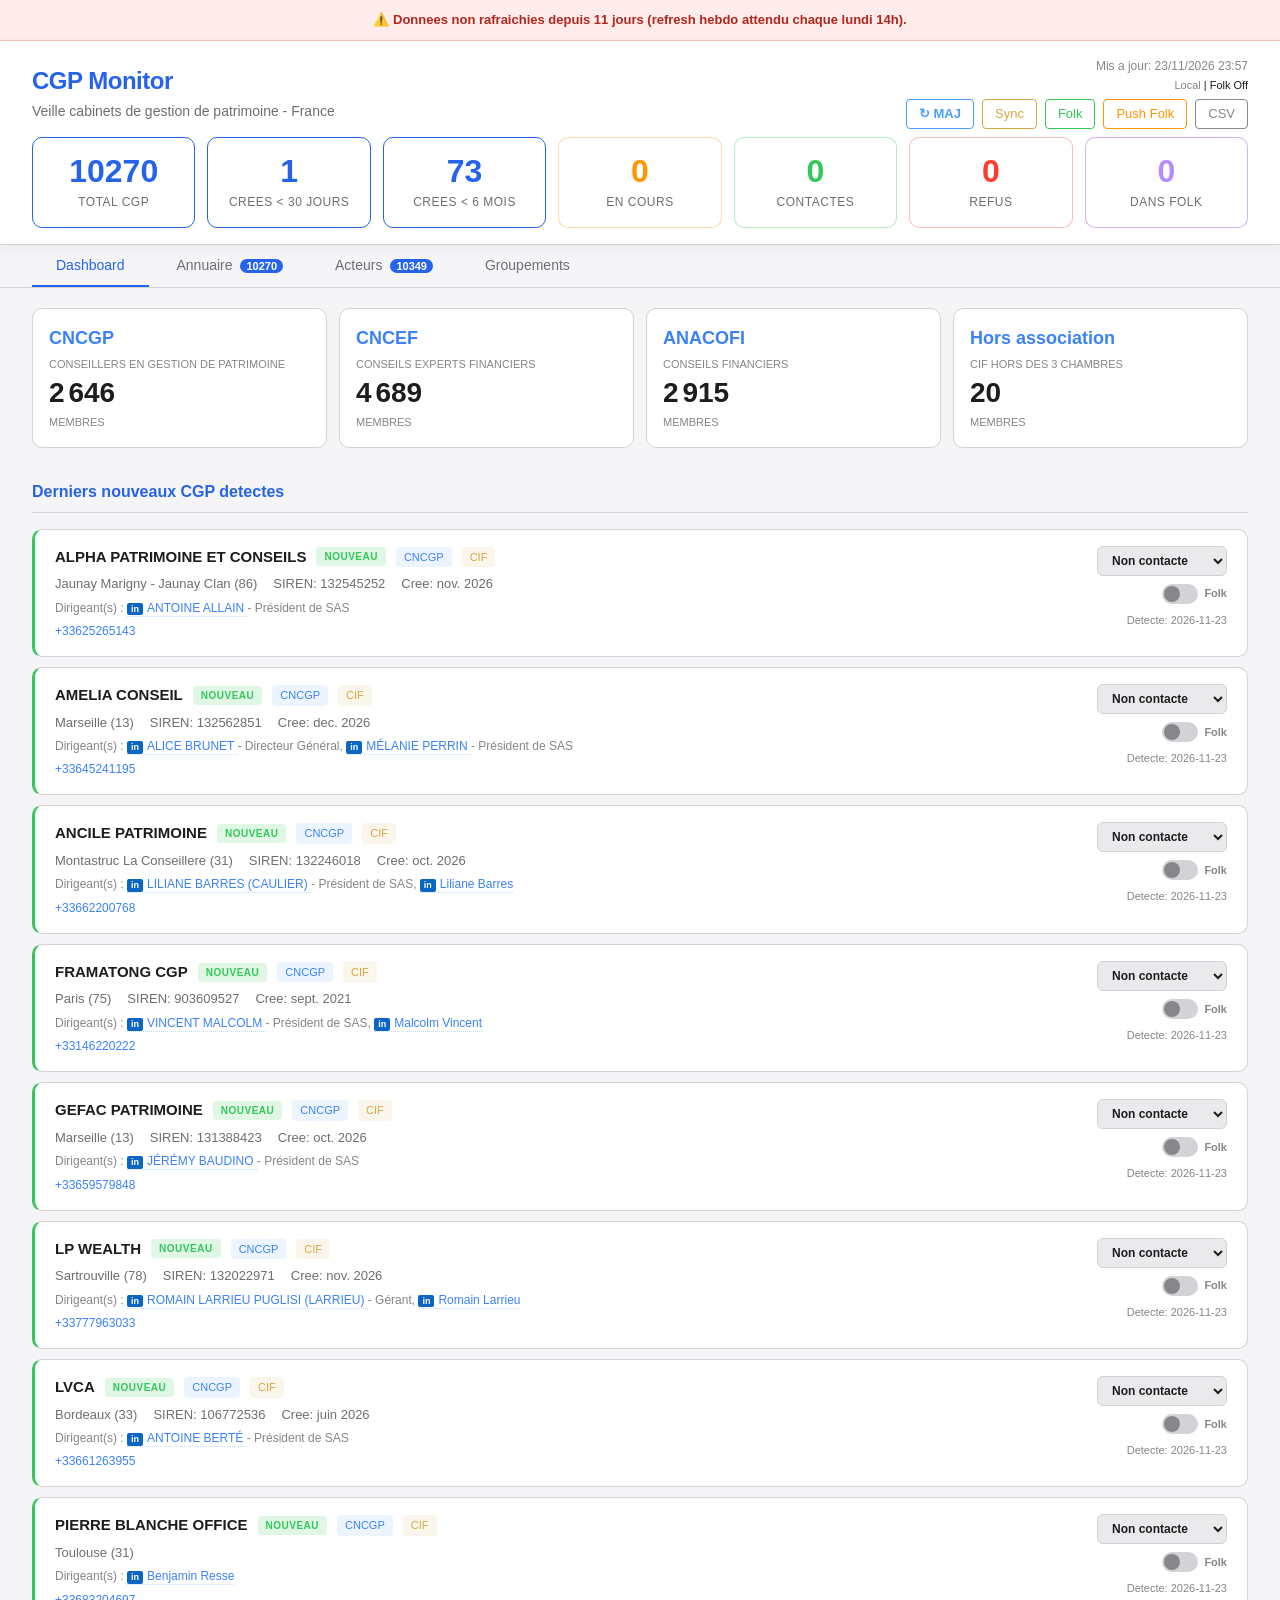
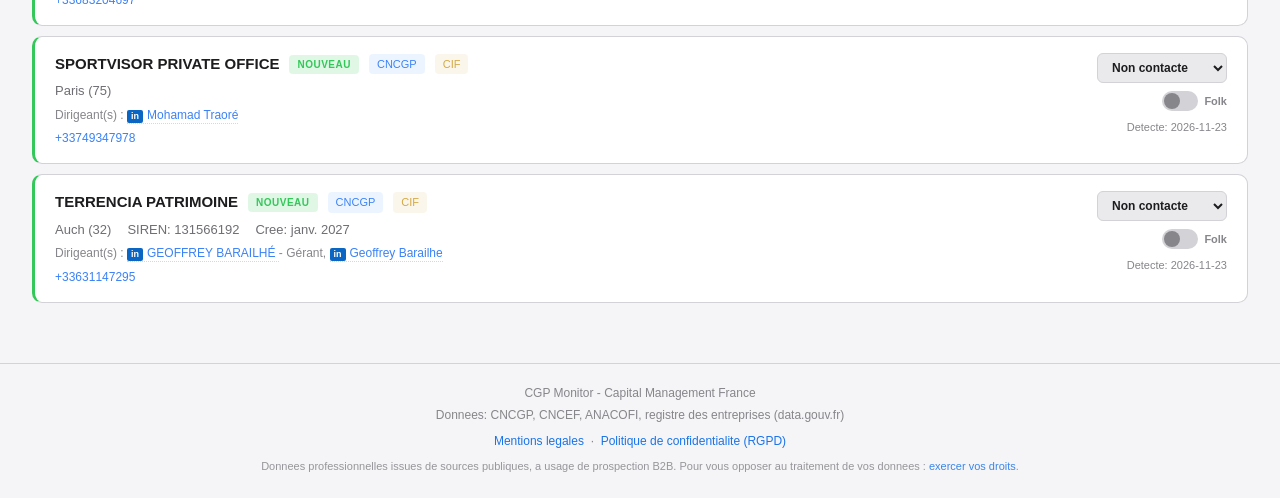
<file: docs/index.html>
<!DOCTYPE html>
<html lang="fr">
<head>
    <meta charset="UTF-8">
    <meta name="viewport" content="width=device-width, initial-scale=1.0">
    <meta http-equiv="Cache-Control" content="no-cache, no-store, must-revalidate">
    <meta http-equiv="Pragma" content="no-cache">
    <meta http-equiv="Expires" content="0">
    <title>CGP Monitor - Veille CGP France</title>
    <link rel="stylesheet" href="style.css?v=1783880167">
    <link rel="manifest" href="manifest.json">
    <link rel="icon" href="icons/icon-192.png">
    <link rel="apple-touch-icon" href="icons/icon-192.png">
    <meta name="mobile-web-app-capable" content="yes">
    <meta name="apple-mobile-web-app-capable" content="yes">
    <meta name="apple-mobile-web-app-status-bar-style" content="black-translucent">
    <meta name="theme-color" content="#f5f5f7">
</head>
<body>
    <!-- Sticky top: header + stats stay visible while scrolling -->
    <div class="sticky-top">
    <!-- Header -->
    <header class="header">
        <div class="header-content">
            <div class="header-left">
                <h1>CGP Monitor</h1>
                <p class="subtitle">Veille cabinets de gestion de patrimoine - France</p>
            </div>
            <div class="header-right">
                <div class="header-meta">
                    <div class="last-update" id="lastUpdate">Chargement...</div>
                    <div class="sync-indicator"><span id="syncStatus">Offline</span> | <span id="folkSyncStatus" style="cursor:pointer" onclick="openFolkSettings()">Folk Off</span></div>
                </div>
                <div class="header-links">
                    <button class="profile-link" onclick="refreshData()" title="Recharger les donnees depuis le serveur" style="border-color:#4a9eff;color:#4a9eff;font-weight:700">&#x21bb; MAJ</button>
                    <button class="profile-link sync-btn" onclick="openSyncSettings()" title="Configurer la synchronisation multi-appareils">Sync</button>
                    <button class="profile-link notify-btn" onclick="openFolkSettings()" title="Configurer Folk CRM">Folk</button>
                    <button class="profile-link export-btn" onclick="folkPushAll()" title="Envoyer tous les Folk vers le CRM">Push Folk</button>
                    <a href="data/folk_import.csv" download class="profile-link" style="border-color:var(--text-muted);color:var(--text-muted)">CSV</a>
                </div>
            </div>
        </div>
    </header>

    <!-- Stats Bar -->
    <section class="stats-bar">
        <div class="stat-card highlight clickable" onclick="applyDashboardFilter('all')" title="Tous les cabinets avec coordonnees">
            <div class="stat-number" id="statTotal">-</div>
            <div class="stat-label">Total CGP</div>
        </div>
        <div class="stat-card highlight clickable" onclick="applyDashboardFilter('recent30d')" title="Cabinets crees ces 30 derniers jours (data.gouv)">
            <div class="stat-number" id="statRecent30d">-</div>
            <div class="stat-label">Crees < 30 jours</div>
        </div>
        <div class="stat-card highlight clickable" onclick="applyDashboardFilter('recent6m')" title="Cabinets crees ces 6 derniers mois (data.gouv)">
            <div class="stat-number" id="statRecent6m">-</div>
            <div class="stat-label">Crees < 6 mois</div>
        </div>
        <div class="stat-card stat-pending clickable" onclick="applyDashboardFilter('pending')" title="Cabinets dont vous avez marque le statut = En cours">
            <div class="stat-number" id="statPending">0</div>
            <div class="stat-label">En cours</div>
        </div>
        <div class="stat-card stat-contacted clickable" onclick="applyDashboardFilter('contacted')" title="Cabinets dont vous avez marque le statut = Contactes">
            <div class="stat-number" id="statContacted">0</div>
            <div class="stat-label">Contactes</div>
        </div>
        <div class="stat-card stat-refused clickable" onclick="applyDashboardFilter('refused')" title="Cabinets dont vous avez marque le statut = Refus">
            <div class="stat-number" id="statRefused">0</div>
            <div class="stat-label">Refus</div>
        </div>
        <div class="stat-card stat-folk clickable" onclick="applyDashboardFilter('folk')" title="Cabinets que vous avez ajoutes a Folk">
            <div class="stat-number" id="statFolk">0</div>
            <div class="stat-label">Dans Folk</div>
        </div>
    </section>
    </div><!-- /sticky-top -->

    <!-- Tabs -->
    <nav class="tabs">
        <button class="tab active" data-tab="dashboard">Dashboard</button>
        <button class="tab" data-tab="directory">Annuaire <span class="tab-badge" id="badgeTotal"></span></button>
        <button class="tab" data-tab="actors">Acteurs <span class="tab-badge" id="badgeActors"></span></button>
        <button class="tab" data-tab="groupements">Groupements</button>
    </nav>

    <!-- Main Content -->
    <main class="main-content">

        <!-- Dashboard Tab -->
        <div id="tab-dashboard" class="tab-content active">
            <div class="assoc-grid" id="assocGrid"></div>
            <h3 class="section-title">Derniers nouveaux CGP detectes</h3>
            <div class="members-grid" id="recentNew"></div>
        </div>

        <!-- Directory Tab -->
        <div id="tab-directory" class="tab-content">
            <section class="filters">
                <div class="filter-row">
                    <input type="text" id="searchInput" placeholder="Rechercher par nom, ville, email, dirigeant..." class="search-input">
                    <button type="button" id="toggleFiltersBtn" class="filter-toggle-btn" onclick="toggleFilters('advancedFilters', this)" title="Afficher les filtres avances">+ Filtres</button>
                </div>
                <div class="filter-row filter-advanced" id="advancedFilters" style="display:none">
                    <select id="filterAssociation" class="filter-select">
                        <option value="">Toutes les associations</option>
                        <option value="cncgp">CNCGP</option>
                        <option value="cncef">CNCEF</option>
                        <option value="anacofi">ANACOFI</option>
                    </select>
                    <select id="filterDepartment" class="filter-select">
                        <option value="">Tous les departements</option>
                    </select>
                    <select id="filterActivity" class="filter-select">
                        <option value="">Toutes les activites</option>
                        <option value="CIF">CIF</option>
                        <option value="COA">Courtier Assurance (COA)</option>
                        <option value="IOBSP">IOBSP</option>
                        <option value="Immobilier">Immobilier</option>
                    </select>
                    <select id="filterStatus" class="filter-select">
                        <option value="">Tous les statuts</option>
                        <option value="__none__">Non traites</option>
                        <option value="pending">En cours</option>
                        <option value="contacted">Contactes</option>
                        <option value="refused">Refus</option>
                    </select>
                    <select id="filterGroupement" class="filter-select" title="Groupement parent du cabinet (UCGP, AFFO...)">
                        <option value="">Tous les groupements</option>
                        <option value="__none__">Sans groupement</option>
                        <!-- options dynamiques injectees par renderGroupementOptions() -->
                    </select>
                    <select id="filterCreation" class="filter-select" title="Date de creation du cabinet (source: data.gouv)">
                        <option value="">Toute anciennete</option>
                        <option value="30d">Crees < 30 jours</option>
                        <option value="6m">Crees < 6 mois</option>
                        <option value="1">Crees < 1 an</option>
                        <option value="2">Crees < 2 ans</option>
                        <option value="3">Crees < 3 ans</option>
                        <option value="5">Crees < 5 ans</option>
                    </select>
                    <select id="filterCa" class="filter-select" title="Chiffre d'affaires (source: data.gouv)">
                        <option value="">Tous CA</option>
                        <option value="any">Avec CA connu</option>
                        <option value="100k">CA > 100 K€</option>
                        <option value="500k">CA > 500 K€</option>
                        <option value="1M">CA > 1 M€</option>
                        <option value="5M">CA > 5 M€</option>
                    </select>
                    <select id="filterAum" class="filter-select" title="Encours sous gestion (depuis le site web)">
                        <option value="">Tous AUM</option>
                        <option value="any">Avec encours connu</option>
                        <option value="100M">> 100 M€</option>
                        <option value="500M">> 500 M€</option>
                        <option value="1B">> 1 Md€</option>
                    </select>
                    <select id="filterStructured" class="filter-select" title="Propose des produits structures (detecte sur site web)">
                        <option value="">Structures: tous</option>
                        <option value="yes">Propose structures</option>
                        <option value="no">Ne propose pas</option>
                    </select>
                    <select id="filterExpertise" class="filter-select" title="Domaines d'activite (detectes sur site web)">
                        <option value="">Toutes expertises</option>
                        <option value="gestion-privee">Gestion privée</option>
                        <option value="immobilier">Immobilier</option>
                        <option value="retraite">Retraite</option>
                        <option value="assurance-vie">Assurance vie</option>
                        <option value="fiscalite">Fiscalité</option>
                        <option value="succession">Succession</option>
                        <option value="credit">Crédit</option>
                        <option value="entreprise">Chef d'entreprise</option>
                        <option value="international">International</option>
                        <option value="esg">ESG / ISR</option>
                        <option value="private-equity">Private Equity</option>
                    </select>
                    <label class="toggle-label">
                        <input type="checkbox" id="filterHideProcessed">
                        Masquer traites
                    </label>
                    <button type="button" id="exportCsvBtn" class="profile-link export-btn" onclick="exportDirectoryCsv()" title="Exporter les resultats filtres au format Folk">Export CSV</button>
                </div>
            </section>
            <div class="members-count" id="membersCount"></div>
            <div class="members-grid" id="membersGrid"></div>
            <button class="load-more-btn" id="loadMoreBtn" onclick="loadMore()" style="display:none">Charger plus...</button>
        </div>

        <!-- Actors Tab (cartographie groupements/associations/reseaux/family office) -->
        <div id="tab-actors" class="tab-content">
            <p class="actors-intro" id="actorsIntro"></p>
            <section class="filters">
                <div class="filter-row">
                    <input type="text" id="actorsSearch" placeholder="Rechercher acteur, president, statut..." class="search-input">
                    <button type="button" class="filter-toggle-btn" onclick="toggleFilters('actorsAdvanced', this)" title="Afficher les filtres avances">+ Filtres</button>
                </div>
                <div class="filter-row filter-advanced" id="actorsAdvanced" style="display:none">
                    <select id="actorsCategoryFilter" class="filter-select">
                        <option value="">Toutes les categories</option>
                    </select>
                    <select id="actorsTierFilter" class="filter-select">
                        <option value="">Tous les tiers</option>
                        <option value="tier1">Tier 1 - Contact immediat</option>
                        <option value="tier2">Tier 2 - Moyen terme</option>
                        <option value="tier3">Tier 3 - Veille</option>
                    </select>
                    <select id="actorsStatusFilter" class="filter-select">
                        <option value="">Tous les statuts</option>
                        <option value="__none__">Non traites</option>
                        <option value="pending">En cours</option>
                        <option value="contacted">Contactes</option>
                        <option value="refused">Refus</option>
                    </select>
                    <label class="toggle-label">
                        <input type="checkbox" id="actorsHideProcessed">
                        Masquer traites
                    </label>
                </div>
            </section>
            <div class="actors-stats" id="actorsStats"></div>
            <div class="members-count" id="actorsCount"></div>
            <div class="actors-grid" id="actorsGrid"></div>
            <button class="load-more-btn" id="actorsLoadMoreBtn" onclick="loadMoreActors()" style="display:none">Charger plus...</button>
        </div>

        <!-- Groupements Tab -->
        <div id="tab-groupements" class="tab-content">
            <h3 class="section-title">Associations professionnelles</h3>
            <div class="groupements-grid" id="associationsGrid"></div>
            <h3 class="section-title" style="margin-top:32px">Groupements & Plateformes CGP</h3>
            <div class="groupements-grid" id="groupementsGrid"></div>
        </div>

    </main>

    <!-- Notification Modal -->
    <div id="notifModal" class="modal" style="display:none">
        <div class="modal-content">
            <h3>Notifications push</h3>
            <p>Recevez une alerte a chaque nouveau CGP detecte.</p>
            <div class="notify-options">
                <div class="notify-option">
                    <h4>Via ntfy.sh (mobile + desktop)</h4>
                    <ol>
                        <li>Installez <a href="https://ntfy.sh" target="_blank" rel="noopener">ntfy.sh</a> sur votre telephone</li>
                        <li>Abonnez-vous au topic : <code>cgp-monitor-cmf</code></li>
                    </ol>
                </div>
                <div class="notify-option">
                    <h4>Extension Folk (import 1 clic)</h4>
                    <p style="margin:6px 0 8px;color:var(--text-secondary);font-size:13px">
                        Installez l'extension <a href="https://www.folk.app/product/chrome-extension" target="_blank" rel="noopener">Folk pour Chrome</a>.
                        Ouvrez la fiche d'un CGP sur ce site, cliquez sur l'icone Folk dans la barre d'outils :
                        l'extension detecte automatiquement le nom du cabinet, les dirigeants, email, telephone, site web
                        et adresse (markup Schema.org incorpore) et les importe dans votre CRM Folk.
                    </p>
                    <p style="font-size:12px;color:var(--text-muted)">
                        Astuce : le bouton "Folk" sur chaque carte permet de marquer manuellement les CGP deja importes dans votre CRM.
                    </p>
                </div>
            </div>
            <button class="modal-close" onclick="closeModal('notifModal')">Fermer</button>
        </div>
    </div>

    <!-- Sync Settings Modal -->
    <div id="syncModal" class="modal" style="display:none">
        <div class="modal-content">
            <h3>Synchronisation multi-appareils</h3>
            <p>Synchronisez vos statuts (contacte, en cours, refus, Folk) entre votre iPhone et vos differents PC via un GitHub Gist prive.</p>
            <div class="notify-option">
                <h4>Configuration</h4>
                <ol>
                    <li>Creez un <a href="https://gist.github.com/" target="_blank" rel="noopener">Gist GitHub</a> (prive, nom de fichier : <code>cgp-monitor-state.json</code>, contenu : <code>{}</code>).</li>
                    <li>Copiez l'ID du Gist (dans l'URL, ex: <code>abc123def456</code>).</li>
                    <li>Generez un token <a href="https://github.com/settings/tokens/new?scopes=gist&description=CGP%20Monitor%20Sync" target="_blank" rel="noopener">GitHub Personal Access Token</a> avec le scope <code>gist</code>.</li>
                    <li>Collez les deux dans les champs ci-dessous puis Enregistrer. Repetez sur chaque appareil.</li>
                </ol>
            </div>
            <div class="sync-form">
                <label>
                    Gist ID
                    <input type="text" id="syncGistId" placeholder="ex: 9b1c7d8e4f5a6b7c8d9e0f" autocomplete="off">
                </label>
                <label>
                    GitHub token (scope: gist)
                    <input type="password" id="syncToken" placeholder="ghp_..." autocomplete="off">
                </label>
                <p class="sync-note">Les identifiants restent sur votre appareil (localStorage). Ils ne sont jamais envoyes ailleurs que vers api.github.com.</p>
            </div>
            <div class="modal-actions">
                <button class="modal-btn modal-btn-danger" onclick="clearSyncSettings()">Effacer</button>
                <button class="modal-btn modal-btn-secondary" onclick="closeModal('syncModal')">Annuler</button>
                <button class="modal-btn modal-btn-primary" onclick="saveSyncSettings()">Enregistrer</button>
            </div>
        </div>
    </div>

    <!-- Folk CRM Modal -->
    <div id="folkModal" class="modal" style="display:none">
        <div class="modal-content">
            <div class="modal-header">
                <h2>Folk CRM</h2>
                <button class="modal-close" onclick="closeModal('folkModal')">&times;</button>
            </div>
            <div class="modal-body">
                <p class="sync-note">Connectez votre CRM Folk pour synchroniser automatiquement les cabinets. Quand vous cochez le toggle Folk sur une fiche, elle est envoyee dans Folk.</p>
                <label>
                    Cle API Folk
                    <input type="password" id="folkApiKeyInput" placeholder="FOLK..." autocomplete="off">
                </label>
                <p class="sync-note">La cle reste sur votre appareil (localStorage). <a href="https://www.folk.app" target="_blank">folk.app</a> &rarr; Settings &rarr; API &rarr; Generate Key</p>
            </div>
            <div class="modal-actions">
                <button class="modal-btn modal-btn-danger" onclick="clearFolkSettings()">Effacer</button>
                <button class="modal-btn modal-btn-secondary" onclick="closeModal('folkModal')">Annuler</button>
                <button class="modal-btn modal-btn-primary" onclick="saveFolkSettings()">Enregistrer</button>
            </div>
        </div>
    </div>

    <!-- Footer -->
    <footer class="footer">
        <p>CGP Monitor - Capital Management France</p>
        <p>Donnees: CNCGP, CNCEF, ANACOFI, registre des entreprises (data.gouv.fr)</p>
        <p class="footer-legal">
            <a href="mentions-legales.html">Mentions legales</a>
            &nbsp;&middot;&nbsp;
            <a href="confidentialite.html">Politique de confidentialite (RGPD)</a>
        </p>
        <p class="footer-legal" style="font-size:11px;opacity:.85">
            Donnees professionnelles issues de sources publiques, a usage de prospection B2B.
            Pour vous opposer au traitement de vos donnees :
            <a href="confidentialite.html#opposition">exercer vos droits</a>.
        </p>
    </footer>

    <script src="app.js?v=1783880167"></script>
    <script>
        // UNREGISTER all service workers and clear all caches.
        // The SW was causing stale-data problems that are worse than offline support.
        if ('serviceWorker' in navigator) {
            navigator.serviceWorker.getRegistrations().then(regs => {
                regs.forEach(r => r.unregister());
            });
        }
        if ('caches' in window) {
            caches.keys().then(keys => keys.forEach(k => caches.delete(k)));
        }
    </script>
</body>
</html>
</file>
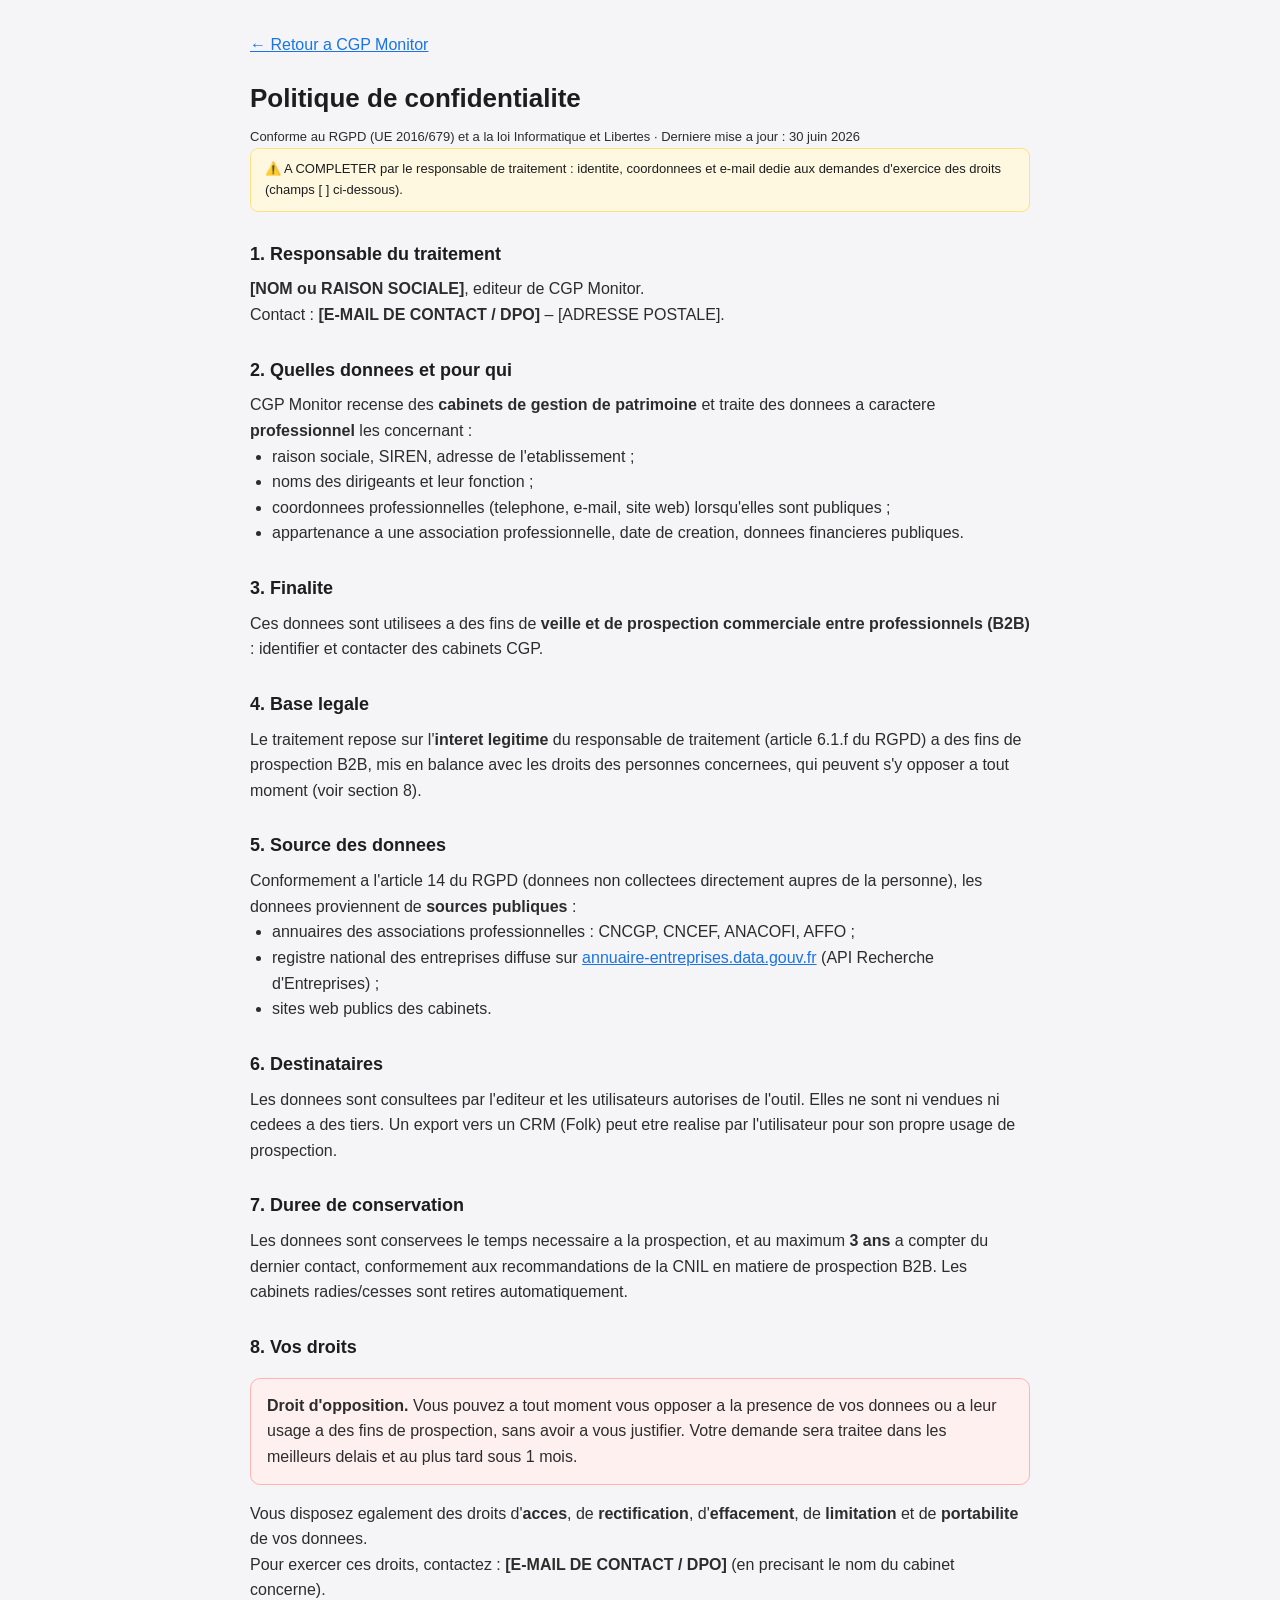
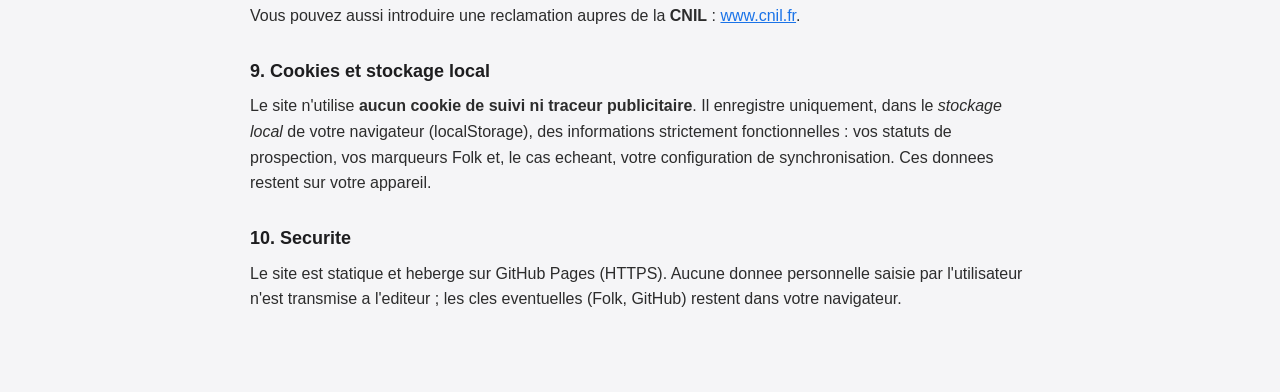
<file: docs/confidentialite.html>
<!DOCTYPE html>
<html lang="fr">
<head>
    <meta charset="UTF-8">
    <meta name="viewport" content="width=device-width, initial-scale=1.0">
    <meta name="robots" content="noindex">
    <title>Politique de confidentialite (RGPD) - CGP Monitor</title>
    <link rel="stylesheet" href="style.css">
    <style>
        .legal-wrap { max-width: 820px; margin: 0 auto; padding: 32px 20px 80px; line-height: 1.6; }
        .legal-wrap h1 { font-size: 26px; margin-bottom: 8px; }
        .legal-wrap h2 { font-size: 18px; margin: 28px 0 8px; }
        .legal-wrap p, .legal-wrap li { color: var(--text, #2c2c2c); }
        .legal-wrap a { color: var(--blue, #1a73e8); }
        .legal-wrap ul { padding-left: 22px; }
        .legal-back { display: inline-block; margin-bottom: 20px; }
        .legal-todo { background: #fff8e1; border: 1px solid #ffe082; border-radius: 8px;
                      padding: 10px 14px; font-size: 13px; }
        .legal-updated { color: var(--text-2, #767676); font-size: 13px; }
        .legal-highlight { background: var(--red-light, #fff0f0); border: 1px solid var(--red-border, #ffb3b3);
                           border-radius: 10px; padding: 14px 16px; margin: 16px 0; }
    </style>
</head>
<body>
    <div class="legal-wrap">
        <a class="legal-back" href="index.html">&larr; Retour a CGP Monitor</a>
        <h1>Politique de confidentialite</h1>
        <p class="legal-updated">Conforme au RGPD (UE 2016/679) et a la loi Informatique et Libertes &middot; Derniere mise a jour : 30 juin 2026</p>

        <div class="legal-todo">
            &#9888;&#65039; A COMPLETER par le responsable de traitement : identite,
            coordonnees et e-mail dedie aux demandes d'exercice des droits (champs [ ] ci-dessous).
        </div>

        <h2>1. Responsable du traitement</h2>
        <p>
            <strong>[NOM ou RAISON SOCIALE]</strong>, editeur de CGP Monitor.<br>
            Contact : <strong>[E-MAIL DE CONTACT / DPO]</strong> &ndash; [ADRESSE POSTALE].
        </p>

        <h2>2. Quelles donnees et pour qui</h2>
        <p>
            CGP Monitor recense des <strong>cabinets de gestion de patrimoine</strong> et
            traite des donnees a caractere <strong>professionnel</strong> les concernant :
        </p>
        <ul>
            <li>raison sociale, SIREN, adresse de l'etablissement ;</li>
            <li>noms des dirigeants et leur fonction ;</li>
            <li>coordonnees professionnelles (telephone, e-mail, site web) lorsqu'elles sont publiques ;</li>
            <li>appartenance a une association professionnelle, date de creation, donnees financieres publiques.</li>
        </ul>

        <h2>3. Finalite</h2>
        <p>
            Ces donnees sont utilisees a des fins de <strong>veille et de prospection
            commerciale entre professionnels (B2B)</strong> : identifier et contacter des
            cabinets CGP.
        </p>

        <h2>4. Base legale</h2>
        <p>
            Le traitement repose sur l'<strong>interet legitime</strong> du responsable de
            traitement (article 6.1.f du RGPD) a des fins de prospection B2B, mis en balance
            avec les droits des personnes concernees, qui peuvent s'y opposer a tout moment
            (voir section 8).
        </p>

        <h2>5. Source des donnees</h2>
        <p>
            Conformement a l'article 14 du RGPD (donnees non collectees directement aupres
            de la personne), les donnees proviennent de <strong>sources publiques</strong> :
        </p>
        <ul>
            <li>annuaires des associations professionnelles : CNCGP, CNCEF, ANACOFI, AFFO ;</li>
            <li>registre national des entreprises diffuse sur <a href="https://annuaire-entreprises.data.gouv.fr" target="_blank" rel="noopener">annuaire-entreprises.data.gouv.fr</a> (API Recherche d'Entreprises) ;</li>
            <li>sites web publics des cabinets.</li>
        </ul>

        <h2>6. Destinataires</h2>
        <p>
            Les donnees sont consultees par l'editeur et les utilisateurs autorises de
            l'outil. Elles ne sont ni vendues ni cedees a des tiers. Un export vers un CRM
            (Folk) peut etre realise par l'utilisateur pour son propre usage de prospection.
        </p>

        <h2>7. Duree de conservation</h2>
        <p>
            Les donnees sont conservees le temps necessaire a la prospection, et au maximum
            <strong>3 ans</strong> a compter du dernier contact, conformement aux
            recommandations de la CNIL en matiere de prospection B2B. Les cabinets
            radies/cesses sont retires automatiquement.
        </p>

        <h2 id="opposition">8. Vos droits</h2>
        <div class="legal-highlight">
            <p style="margin:0">
                <strong>Droit d'opposition.</strong> Vous pouvez a tout moment vous opposer
                a la presence de vos donnees ou a leur usage a des fins de prospection, sans
                avoir a vous justifier. Votre demande sera traitee dans les meilleurs delais
                et au plus tard sous 1 mois.
            </p>
        </div>
        <p>Vous disposez egalement des droits d'<strong>acces</strong>, de
            <strong>rectification</strong>, d'<strong>effacement</strong>, de
            <strong>limitation</strong> et de <strong>portabilite</strong> de vos donnees.</p>
        <p>
            Pour exercer ces droits, contactez : <strong>[E-MAIL DE CONTACT / DPO]</strong>
            (en precisant le nom du cabinet concerne).
        </p>
        <p>
            Vous pouvez aussi introduire une reclamation aupres de la <strong>CNIL</strong> :
            <a href="https://www.cnil.fr/fr/plaintes" target="_blank" rel="noopener">www.cnil.fr</a>.
        </p>

        <h2>9. Cookies et stockage local</h2>
        <p>
            Le site n'utilise <strong>aucun cookie de suivi ni traceur publicitaire</strong>.
            Il enregistre uniquement, dans le <em>stockage local</em> de votre navigateur
            (localStorage), des informations strictement fonctionnelles : vos statuts de
            prospection, vos marqueurs Folk et, le cas echeant, votre configuration de
            synchronisation. Ces donnees restent sur votre appareil.
        </p>

        <h2>10. Securite</h2>
        <p>
            Le site est statique et heberge sur GitHub Pages (HTTPS). Aucune donnee
            personnelle saisie par l'utilisateur n'est transmise a l'editeur ; les cles
            eventuelles (Folk, GitHub) restent dans votre navigateur.
        </p>
    </div>
</body>
</html>
</file>
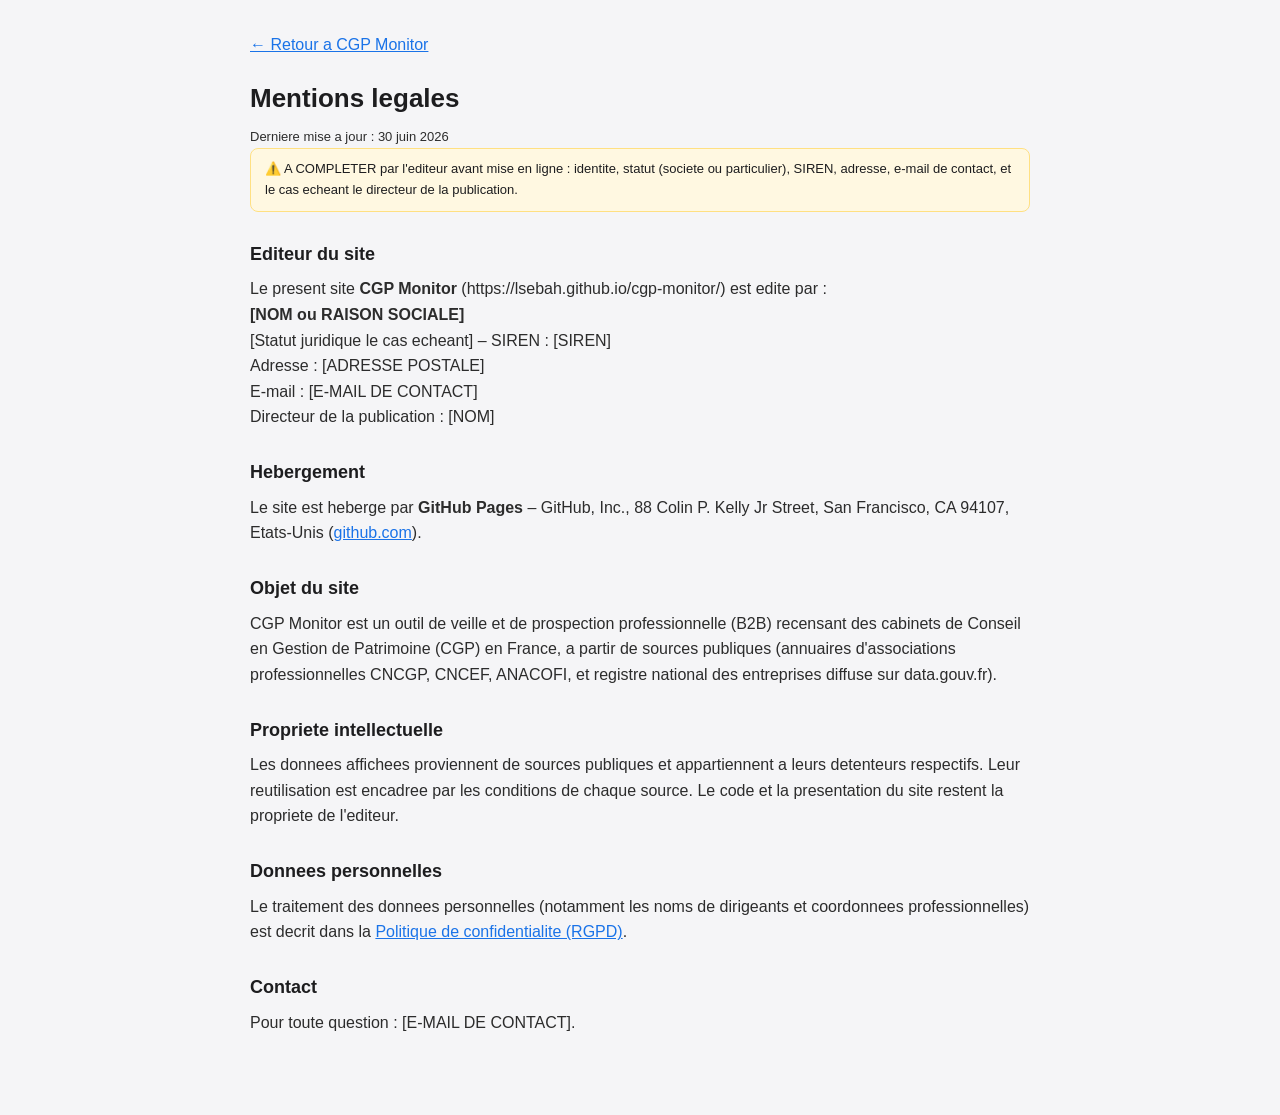
<file: docs/mentions-legales.html>
<!DOCTYPE html>
<html lang="fr">
<head>
    <meta charset="UTF-8">
    <meta name="viewport" content="width=device-width, initial-scale=1.0">
    <meta name="robots" content="noindex">
    <title>Mentions legales - CGP Monitor</title>
    <link rel="stylesheet" href="style.css">
    <style>
        .legal-wrap { max-width: 820px; margin: 0 auto; padding: 32px 20px 80px; line-height: 1.6; }
        .legal-wrap h1 { font-size: 26px; margin-bottom: 8px; }
        .legal-wrap h2 { font-size: 18px; margin: 28px 0 8px; }
        .legal-wrap p, .legal-wrap li { color: var(--text, #2c2c2c); }
        .legal-wrap a { color: var(--blue, #1a73e8); }
        .legal-back { display: inline-block; margin-bottom: 20px; }
        .legal-todo { background: #fff8e1; border: 1px solid #ffe082; border-radius: 8px;
                      padding: 10px 14px; font-size: 13px; }
        .legal-updated { color: var(--text-2, #767676); font-size: 13px; }
    </style>
</head>
<body>
    <div class="legal-wrap">
        <a class="legal-back" href="index.html">&larr; Retour a CGP Monitor</a>
        <h1>Mentions legales</h1>
        <p class="legal-updated">Derniere mise a jour : 30 juin 2026</p>

        <div class="legal-todo">
            &#9888;&#65039; A COMPLETER par l'editeur avant mise en ligne : identite,
            statut (societe ou particulier), SIREN, adresse, e-mail de contact,
            et le cas echeant le directeur de la publication.
        </div>

        <h2>Editeur du site</h2>
        <p>
            Le present site <strong>CGP Monitor</strong> (https://lsebah.github.io/cgp-monitor/)
            est edite par :<br>
            <strong>[NOM ou RAISON SOCIALE]</strong><br>
            [Statut juridique le cas echeant] &ndash; SIREN : [SIREN]<br>
            Adresse : [ADRESSE POSTALE]<br>
            E-mail : [E-MAIL DE CONTACT]<br>
            Directeur de la publication : [NOM]
        </p>

        <h2>Hebergement</h2>
        <p>
            Le site est heberge par <strong>GitHub Pages</strong> &ndash; GitHub, Inc.,
            88 Colin P. Kelly Jr Street, San Francisco, CA 94107, Etats-Unis
            (<a href="https://github.com" target="_blank" rel="noopener">github.com</a>).
        </p>

        <h2>Objet du site</h2>
        <p>
            CGP Monitor est un outil de veille et de prospection professionnelle (B2B)
            recensant des cabinets de Conseil en Gestion de Patrimoine (CGP) en France,
            a partir de sources publiques (annuaires d'associations professionnelles
            CNCGP, CNCEF, ANACOFI, et registre national des entreprises diffuse sur
            data.gouv.fr).
        </p>

        <h2>Propriete intellectuelle</h2>
        <p>
            Les donnees affichees proviennent de sources publiques et appartiennent a
            leurs detenteurs respectifs. Leur reutilisation est encadree par les
            conditions de chaque source. Le code et la presentation du site restent la
            propriete de l'editeur.
        </p>

        <h2>Donnees personnelles</h2>
        <p>
            Le traitement des donnees personnelles (notamment les noms de dirigeants et
            coordonnees professionnelles) est decrit dans la
            <a href="confidentialite.html">Politique de confidentialite (RGPD)</a>.
        </p>

        <h2>Contact</h2>
        <p>
            Pour toute question : [E-MAIL DE CONTACT].
        </p>
    </div>
</body>
</html>
</file>
<file: docs/style.css>
/* ============================================================
   CGP Monitor - Dashboard Styles
   Dark theme, finance-inspired design
   ============================================================ */

:root {
    --bg-primary: #f5f5f7;
    --bg-secondary: #eaeaed;
    --bg-card: #ffffff;
    --bg-hover: #f0f0f3;
    --text-primary: #1d1d1f;
    --text-secondary: #6e6e73;
    --text-muted: #86868b;
    --accent-blue: #2563eb;
    --accent-light-blue: #3b82f6;
    --accent-green: #34c759;
    --accent-red: #ff3b30;
    --accent-orange: #ff9500;
    --accent-gold: #d4a843;
    --border: #d2d2d7;
    --radius: 10px;
    --shadow: 0 1px 4px rgba(0, 0, 0, 0.08);
}

* { margin: 0; padding: 0; box-sizing: border-box; }

body {
    font-family: -apple-system, BlinkMacSystemFont, 'Segoe UI', Roboto, Oxygen, sans-serif;
    background: var(--bg-primary);
    color: var(--text-primary);
    min-height: 100vh;
    line-height: 1.5;
}

/* Sticky top block: header + stats, one unified white panel that stays on top */
.sticky-top {
    position: sticky;
    top: 0;
    z-index: 200;
    background: #ffffff;
    border-bottom: 1px solid var(--border);
    box-shadow: 0 2px 10px rgba(0, 0, 0, 0.06);
}

/* Header */
.header {
    background: transparent;
    padding: 16px 32px 8px;
}
.header-content {
    max-width: 1400px;
    margin: 0 auto;
    display: flex;
    justify-content: space-between;
    align-items: center;
    flex-wrap: wrap;
    gap: 16px;
}
.header h1 {
    font-size: 24px;
    font-weight: 700;
    color: var(--accent-blue);
    letter-spacing: -0.5px;
}
.subtitle {
    color: var(--text-secondary);
    font-size: 14px;
    margin-top: 2px;
}
.header-right {
    text-align: right;
    display: flex;
    flex-direction: column;
    align-items: flex-end;
    gap: 6px;
}
.header-meta {
    display: flex;
    flex-direction: column;
    align-items: flex-end;
    gap: 2px;
}
.last-update {
    font-size: 12px;
    color: var(--text-muted);
}
.sync-indicator {
    font-size: 11px;
    font-weight: 500;
}
.header-links {
    display: flex;
    gap: 8px;
    flex-wrap: wrap;
}
.profile-link {
    font-size: 13px;
    color: var(--accent-light-blue);
    text-decoration: none;
    border: 1px solid var(--accent-light-blue);
    padding: 4px 12px;
    border-radius: 4px;
    transition: all 0.2s;
    cursor: pointer;
    background: none;
}
.profile-link:hover {
    background: var(--accent-light-blue);
    color: #fff;
}
.notify-btn { border-color: var(--accent-green); color: var(--accent-green); }
.notify-btn:hover { background: var(--accent-green); color: #000; }
.export-btn { border-color: var(--accent-orange); color: var(--accent-orange); }
.export-btn:hover { background: var(--accent-orange); color: #000; }
.sync-btn { border-color: var(--accent-gold); color: var(--accent-gold); }
.sync-btn:hover { background: var(--accent-gold); color: #000; }

/* Stats Bar */
.stats-bar {
    max-width: 1400px;
    margin: 0 auto;
    padding: 0 32px 16px;
    display: grid;
    grid-template-columns: repeat(auto-fit, minmax(140px, 1fr));
    gap: 12px;
}
.stat-card {
    background: var(--bg-card);
    border: 1px solid var(--border);
    border-radius: var(--radius);
    padding: 16px 20px;
    text-align: center;
    transition: border-color 0.15s, transform 0.1s, background 0.15s;
}
.stat-card.clickable { cursor: pointer; }
.stat-card.clickable:hover { border-color: var(--accent-blue); background: rgba(0,0,0,0.03); }
.stat-card.clickable:active { transform: scale(0.98); }
.stat-card.highlight {
    border-color: var(--accent-blue);
    border-color: var(--accent-blue);
}
.stat-card.stat-pending    { border-color: rgba(255, 149, 0, 0.35); }
.stat-card.stat-pending   .stat-number { color: var(--accent-orange); }
.stat-card.stat-contacted  { border-color: rgba(52, 199, 89, 0.35); }
.stat-card.stat-contacted .stat-number { color: var(--accent-green); }
.stat-card.stat-refused    { border-color: rgba(255, 69, 58, 0.35); }
.stat-card.stat-refused   .stat-number { color: var(--accent-red); }
.stat-card.stat-folk       { border-color: rgba(155, 89, 231, 0.45); }
.stat-card.stat-folk      .stat-number { color: #b48cff; }

/* Active (selected filter) state - stronger border + glow + bold */
.stat-card.active {
    border-color: var(--accent-light-blue);
    box-shadow: 0 0 0 2px var(--accent-light-blue), 0 4px 18px rgba(74, 158, 255, 0.30);
    background: linear-gradient(135deg, #e8f0fe 0%, #d4e4fc 100%);
}
.stat-card.active .stat-number { color: var(--accent-blue); font-weight: 800; }
.stat-card.active .stat-label  { color: var(--accent-light-blue); font-weight: 700; }
.stat-card.stat-pending.active   { border-color: var(--accent-orange); box-shadow: 0 0 0 2px var(--accent-orange), 0 4px 18px rgba(255,149,0,0.30); }
.stat-card.stat-pending.active   .stat-number, .stat-card.stat-pending.active .stat-label { color: var(--accent-orange); }
.stat-card.stat-contacted.active { border-color: var(--accent-green); box-shadow: 0 0 0 2px var(--accent-green), 0 4px 18px rgba(52,199,89,0.30); }
.stat-card.stat-contacted.active .stat-number, .stat-card.stat-contacted.active .stat-label { color: var(--accent-green); }
.stat-card.stat-refused.active   { border-color: var(--accent-red); box-shadow: 0 0 0 2px var(--accent-red), 0 4px 18px rgba(255,69,58,0.30); }
.stat-card.stat-refused.active   .stat-number, .stat-card.stat-refused.active .stat-label { color: var(--accent-red); }
.stat-card.stat-folk.active      { border-color: #b48cff; box-shadow: 0 0 0 2px #b48cff, 0 4px 18px rgba(155,89,231,0.30); }
.stat-card.stat-folk.active      .stat-number, .stat-card.stat-folk.active .stat-label { color: #b48cff; }

.stat-number {
    font-size: 32px;
    font-weight: 700;
    color: var(--text-primary);
    line-height: 1.1;
}
.stat-card.highlight .stat-number { color: var(--accent-blue); }
.stat-label {
    font-size: 12px;
    color: var(--text-secondary);
    text-transform: uppercase;
    letter-spacing: 0.5px;
    margin-top: 4px;
}

/* Tabs */
.tabs {
    max-width: 1400px;
    margin: 0 auto;
    padding: 0 32px;
    display: flex;
    gap: 4px;
    border-bottom: 1px solid var(--border);
}
.tab {
    padding: 12px 24px;
    background: none;
    border: none;
    color: var(--text-secondary);
    font-size: 14px;
    font-weight: 500;
    cursor: pointer;
    border-bottom: 2px solid transparent;
    transition: all 0.2s;
}
.tab:hover { color: var(--text-primary); }
.tab.active {
    color: var(--accent-blue);
    border-bottom-color: var(--accent-blue);
}
.tab-badge {
    font-size: 11px;
    background: var(--accent-blue);
    color: #fff;
    padding: 1px 6px;
    border-radius: 10px;
    font-weight: 700;
    margin-left: 4px;
}
.tab-badge:empty { display: none; }

/* Main Content */
.main-content {
    max-width: 1400px;
    margin: 0 auto;
    padding: 20px 32px;
}
.tab-content { display: none; }
.tab-content.active { display: block; }
.section-title {
    font-size: 16px;
    color: var(--accent-blue);
    margin-bottom: 16px;
    padding-bottom: 8px;
    border-bottom: 1px solid var(--border);
}

/* Filters */
.filters { margin-bottom: 16px; }
.filter-row {
    display: flex;
    flex-wrap: wrap;
    gap: 12px;
    align-items: center;
}
.filter-advanced {
    margin-top: 12px;
    padding-top: 12px;
    border-top: 1px solid var(--border);
}
.filter-toggle-btn {
    padding: 10px 18px;
    background: var(--bg-card);
    border: 1px solid var(--accent-blue);
    border-radius: var(--radius);
    color: var(--accent-light-blue);
    font-size: 14px;
    font-weight: 600;
    cursor: pointer;
    white-space: nowrap;
    transition: all 0.15s;
}
.filter-toggle-btn:hover { background: var(--accent-blue); color: #fff; }
.filter-toggle-btn.open { background: var(--accent-blue); color: #fff; }
.search-input {
    flex: 1;
    min-width: 200px;
    padding: 10px 16px;
    background: var(--bg-card);
    border: 1px solid var(--border);
    border-radius: var(--radius);
    color: var(--text-primary);
    font-size: 14px;
    outline: none;
    transition: border-color 0.2s;
}
.search-input:focus { border-color: var(--accent-blue); }
.search-input::placeholder { color: var(--text-muted); }
.filter-select {
    padding: 10px 12px;
    background: var(--bg-card);
    border: 1px solid var(--border);
    border-radius: var(--radius);
    color: var(--text-primary);
    font-size: 13px;
    cursor: pointer;
    outline: none;
}
.filter-select option { background: var(--bg-card); }
.toggle-label {
    display: flex;
    align-items: center;
    gap: 6px;
    font-size: 13px;
    color: var(--text-secondary);
    cursor: pointer;
    white-space: nowrap;
}
.toggle-label input[type="checkbox"] {
    accent-color: var(--accent-blue);
    width: 16px;
    height: 16px;
}

/* Association Grid (Dashboard) */
.assoc-grid {
    display: grid;
    grid-template-columns: repeat(auto-fit, minmax(200px, 1fr));
    gap: 12px;
    margin-bottom: 32px;
}
.assoc-card {
    background: var(--bg-card);
    border: 1px solid var(--border);
    border-radius: var(--radius);
    padding: 16px;
    transition: border-color 0.2s, transform 0.1s;
    cursor: pointer;
}
.assoc-card:hover { border-color: var(--accent-blue); }
.assoc-card:active { transform: scale(0.98); }
.assoc-name {
    font-size: 18px;
    font-weight: 700;
    color: var(--accent-light-blue);
    margin-bottom: 4px;
}
.assoc-count {
    font-size: 28px;
    font-weight: 700;
    color: var(--text-primary);
}
.assoc-label {
    font-size: 11px;
    color: var(--text-muted);
    text-transform: uppercase;
}
.assoc-status {
    font-size: 11px;
    margin-top: 8px;
    padding: 2px 8px;
    border-radius: 4px;
    display: inline-block;
}
.assoc-status.success { background: rgba(52, 199, 89, 0.15); color: var(--accent-green); }
.assoc-status.error { background: rgba(255, 69, 58, 0.15); color: var(--accent-red); }

/* Members Grid */
.members-count {
    font-size: 13px;
    color: var(--text-muted);
    margin-bottom: 12px;
}
.members-grid {
    display: flex;
    flex-direction: column;
    gap: 10px;
}

/* Member Card */
.member-card {
    background: var(--bg-card);
    border: 1px solid var(--border);
    border-radius: var(--radius);
    padding: 16px 20px;
    display: grid;
    grid-template-columns: 1fr auto;
    gap: 12px;
    align-items: start;
    transition: all 0.2s;
}
.member-card:hover {
    background: var(--bg-hover);
    border-color: var(--accent-blue);
}
.member-card.is-new { border-left: 3px solid var(--accent-green); }
.member-card.has-status.status-contacted { opacity: 0.65; border-left: 3px solid var(--accent-green); }
.member-card.has-status.status-pending   { border-left: 3px solid var(--accent-orange); }
.member-card.has-status.status-refused   { opacity: 0.55; border-left: 3px solid var(--accent-red); }
.member-card.in-folk { box-shadow: inset 3px 0 0 #9b59e7; }
.member-card.in-folk.is-new { box-shadow: inset 3px 0 0 #9b59e7; }
.member-info { min-width: 0; }
.member-header {
    display: flex;
    align-items: center;
    gap: 10px;
    flex-wrap: wrap;
    margin-bottom: 6px;
}
.member-name {
    font-size: 15px;
    font-weight: 600;
    color: var(--text-primary);
}
.badge {
    font-size: 11px;
    padding: 2px 8px;
    border-radius: 4px;
    font-weight: 500;
    white-space: nowrap;
}
.badge-assoc {
    color: var(--accent-light-blue);
    background: rgba(74, 158, 255, 0.1);
}
.badge-activity {
    color: var(--accent-gold);
    background: rgba(212, 168, 67, 0.1);
}
.badge-groupement {
    color: #c89bff;
    background: rgba(155, 89, 231, 0.12);
    border: 1px solid rgba(155, 89, 231, 0.35);
}
.badge-structured {
    color: #ff9466;
    background: rgba(255, 138, 76, 0.12);
    border: 1px solid rgba(255, 138, 76, 0.4);
    font-weight: 700;
    letter-spacing: 0.4px;
}
.badge-expertise {
    color: #82d6c1;
    background: rgba(58, 179, 152, 0.10);
    border: 1px solid rgba(58, 179, 152, 0.30);
}
.member-kpis {
    display: flex;
    flex-wrap: wrap;
    gap: 8px;
    margin: 6px 0 4px;
    font-size: 12px;
}
.kpi {
    padding: 2px 8px;
    border-radius: 4px;
    background: rgba(255, 255, 255, 0.04);
    border: 1px solid rgba(255, 255, 255, 0.08);
    color: var(--text-secondary);
    white-space: nowrap;
}
.kpi-aum {
    color: #f5c44a;
    background: rgba(212, 168, 67, 0.12);
    border-color: rgba(212, 168, 67, 0.35);
    font-weight: 600;
}
.kpi-ca {
    color: #6cb1ff;
    background: rgba(74, 158, 255, 0.10);
    border-color: rgba(74, 158, 255, 0.30);
    font-weight: 600;
}
.kpi-rn-pos {
    color: #5fd28a;
    background: rgba(52, 199, 89, 0.10);
    border-color: rgba(52, 199, 89, 0.30);
}
.kpi-rn-neg {
    color: #ff7676;
    background: rgba(255, 95, 95, 0.10);
    border-color: rgba(255, 95, 95, 0.30);
}
.kpi-eff {
    color: #b6b6b6;
}
.meta-link {
    color: var(--accent-light-blue);
    text-decoration: none;
    border-bottom: 1px dashed rgba(74, 158, 255, 0.4);
    padding-bottom: 1px;
}
.meta-link:hover {
    border-bottom-style: solid;
}
.badge-new {
    font-size: 10px;
    font-weight: 700;
    color: var(--accent-green);
    background: rgba(52, 199, 89, 0.15);
    padding: 2px 8px;
    border-radius: 4px;
    text-transform: uppercase;
    letter-spacing: 0.5px;
}
.member-meta {
    display: flex;
    gap: 16px;
    font-size: 13px;
    color: var(--text-secondary);
    flex-wrap: wrap;
    margin-bottom: 4px;
}
.member-directors {
    font-size: 12px;
    color: var(--text-muted);
    margin-top: 4px;
    line-height: 1.7;
}
.director-link {
    color: var(--accent-light-blue);
    text-decoration: none;
    border-bottom: 1px dotted rgba(74, 158, 255, 0.35);
    padding-bottom: 1px;
    white-space: nowrap;
}
.director-link:hover {
    color: #fff;
    border-bottom-color: var(--accent-light-blue);
    background: rgba(74, 158, 255, 0.08);
}
.director-role { color: var(--text-muted); }
.linkedin-ico {
    display: inline-block;
    background: #0a66c2;
    color: #fff;
    font-weight: 800;
    font-size: 9px;
    padding: 1px 4px;
    border-radius: 2px;
    margin-right: 4px;
    line-height: 1.2;
    vertical-align: baseline;
    font-family: Arial, sans-serif;
    text-transform: lowercase;
}
.badge-status {
    font-size: 10px;
    font-weight: 700;
    padding: 2px 8px;
    border-radius: 4px;
    text-transform: uppercase;
    letter-spacing: 0.5px;
}
.badge-status.status-contacted { background: rgba(52, 199, 89, 0.18);  color: var(--accent-green); }
.badge-status.status-pending   { background: rgba(255, 149, 0, 0.18);  color: var(--accent-orange); }
.badge-status.status-refused   { background: rgba(255, 69, 58, 0.18);  color: var(--accent-red); }
.member-contact {
    font-size: 12px;
    color: var(--text-secondary);
    margin-top: 4px;
    display: flex;
    gap: 16px;
    flex-wrap: wrap;
}
.member-contact a {
    color: var(--accent-light-blue);
    text-decoration: none;
}
.member-contact a:hover { text-decoration: underline; }
.member-actions {
    display: flex;
    flex-direction: column;
    align-items: flex-end;
    gap: 8px;
    min-width: 140px;
}

/* Status select (per card) */
.status-select {
    padding: 6px 10px;
    background: var(--bg-secondary);
    border: 1px solid var(--border);
    border-radius: 6px;
    color: var(--text-primary);
    font-size: 12px;
    font-weight: 600;
    cursor: pointer;
    outline: none;
    min-width: 130px;
    transition: all 0.2s;
}
.status-select:hover { border-color: var(--accent-blue); }
.status-select option { background: var(--bg-secondary); color: var(--text-primary); }
.status-select.status-select-contacted {
    background: rgba(52, 199, 89, 0.12);
    border-color: rgba(52, 199, 89, 0.5);
    color: var(--accent-green);
}
.status-select.status-select-pending {
    background: rgba(255, 149, 0, 0.12);
    border-color: rgba(255, 149, 0, 0.5);
    color: var(--accent-orange);
}
.status-select.status-select-refused {
    background: rgba(255, 69, 58, 0.12);
    border-color: rgba(255, 69, 58, 0.5);
    color: var(--accent-red);
}

/* Generic toggle switch (used by Folk toggle) */
.folk-toggle {
    position: relative;
    display: inline-flex;
    align-items: center;
    gap: 6px;
    cursor: pointer;
    font-size: 11px;
    color: var(--text-muted);
    font-weight: 600;
}
.folk-toggle input { display: none; }
.toggle-switch {
    display: block;
    width: 36px;
    height: 20px;
    background: var(--border);
    border-radius: 10px;
    position: relative;
    transition: background 0.2s;
}
.toggle-switch::after {
    content: '';
    position: absolute;
    top: 2px;
    left: 2px;
    width: 16px;
    height: 16px;
    background: var(--text-muted);
    border-radius: 50%;
    transition: all 0.2s;
}
.folk-toggle input:checked + .folk-switch {
    background: #9b59e7;
}
.folk-toggle input:checked + .folk-switch::after {
    left: 18px;
    background: #fff;
}
.folk-toggle input:checked ~ span:last-child {
    color: #b48cff;
}
.member-date {
    font-size: 11px;
    color: var(--text-muted);
}

/* ============================================================
   Actors (cartographie) tab
   ============================================================ */
.actors-intro {
    color: var(--text-secondary);
    font-size: 13px;
    margin-bottom: 16px;
    line-height: 1.6;
    max-width: 1000px;
}
.actors-stats {
    display: flex;
    flex-wrap: wrap;
    gap: 8px;
    margin: 12px 0 16px;
}
.actor-stat-pill {
    font-size: 12px;
    padding: 6px 12px;
    border-radius: 14px;
    background: var(--bg-card);
    border: 1px solid var(--border);
    color: var(--text-secondary);
    font-weight: 500;
}
.actor-stat-pill b { color: var(--text-primary); margin-left: 4px; }
.actor-stat-pill.tier1     { border-color: rgba(255, 69, 58, 0.5);   color: var(--accent-red); }
.actor-stat-pill.tier2     { border-color: rgba(255, 149, 0, 0.5);   color: var(--accent-orange); }
.actor-stat-pill.tier3     { border-color: rgba(74, 158, 255, 0.5);  color: var(--accent-light-blue); }
.actor-stat-pill.cabinets  { border-color: rgba(74, 158, 255, 0.5);  color: var(--accent-light-blue); }
.actor-stat-pill.pending   { border-color: rgba(255, 149, 0, 0.5);   color: var(--accent-orange); }
.actor-stat-pill.contacted { border-color: rgba(52, 199, 89, 0.5);   color: var(--accent-green); }
.actor-stat-pill.refused   { border-color: rgba(255, 69, 58, 0.5);   color: var(--accent-red); }
.actor-stat-pill.folk      { border-color: rgba(155, 89, 231, 0.5);  color: #b48cff; }

.actors-grid {
    display: flex;
    flex-direction: column;
    gap: 10px;
}
.actor-card {
    background: var(--bg-card);
    border: 1px solid var(--border);
    border-radius: var(--radius);
    padding: 18px 20px 14px;
    display: flex;
    flex-direction: column;
    gap: 10px;
    transition: all 0.2s;
    position: relative;
}
.actor-card:hover { border-color: var(--accent-blue); background: var(--bg-hover); }
.actor-card.has-status.status-contacted { opacity: 0.7; }
.actor-card.has-status.status-refused   { opacity: 0.55; }
.actor-card.in-folk { box-shadow: inset 3px 0 0 #9b59e7; }

.actor-header { display: flex; flex-direction: column; gap: 2px; }
.actor-title-row {
    display: flex;
    align-items: center;
    gap: 8px;
    flex-wrap: wrap;
}
.actor-name {
    font-size: 17px;
    font-weight: 700;
    color: var(--text-primary);
}
.actor-fullname {
    font-size: 12px;
    color: var(--text-muted);
    font-style: italic;
}
.actor-category {
    font-size: 11px;
    text-transform: uppercase;
    letter-spacing: 0.5px;
    font-weight: 600;
    margin-top: 2px;
}
.tier-badge {
    font-size: 10px;
    font-weight: 800;
    padding: 2px 8px;
    border-radius: 4px;
    letter-spacing: 0.8px;
}
.tier-badge.tier1 { background: rgba(255, 69, 58, 0.18);  color: var(--accent-red); }
.tier-badge.tier2 { background: rgba(255, 149, 0, 0.18);  color: var(--accent-orange); }
.tier-badge.tier3 { background: rgba(74, 158, 255, 0.18); color: var(--accent-light-blue); }

.actor-people {
    font-size: 12px;
    color: var(--text-secondary);
    line-height: 1.6;
}
.actor-people > div { padding: 1px 0; }
.actor-facts {
    display: flex;
    flex-wrap: wrap;
    gap: 6px;
}
.actor-facts span {
    font-size: 11px;
    background: var(--bg-secondary);
    padding: 4px 10px;
    border-radius: 12px;
    color: var(--text-secondary);
    border: 1px solid var(--border);
}
.actor-facts b { color: var(--text-primary); margin-right: 3px; }
.actor-statuts { display: flex; flex-wrap: wrap; gap: 4px; }
.actor-pertinence,
.actor-contact-cle,
.actor-members,
.actor-notes {
    font-size: 12px;
    color: var(--text-secondary);
    line-height: 1.5;
    padding: 8px 12px;
    background: var(--bg-secondary);
    border-left: 2px solid var(--border);
    border-radius: 4px;
}
.actor-pertinence { border-left-color: var(--accent-gold); }
.actor-contact-cle { border-left-color: var(--accent-light-blue); }
.actor-members { border-left-color: var(--accent-green); }
.actor-pertinence b,
.actor-contact-cle b,
.actor-members b { color: var(--text-primary); }
.actor-notes { color: var(--text-muted); font-style: italic; }

.actor-footer {
    display: flex;
    justify-content: space-between;
    align-items: flex-end;
    gap: 12px;
    margin-top: 4px;
    padding-top: 12px;
    border-top: 1px solid var(--border);
    flex-wrap: wrap;
}
.actor-links {
    display: flex;
    flex-wrap: wrap;
    gap: 10px;
    align-items: center;
}
.actor-links > a {
    font-size: 12px;
    color: var(--accent-light-blue);
    text-decoration: none;
}
.actor-links > a:hover { text-decoration: underline; }
.actor-actions {
    display: flex;
    flex-direction: column;
    gap: 6px;
    align-items: flex-end;
}

@media (max-width: 768px) {
    .actors-grid { grid-template-columns: 1fr; }
    .actor-footer { flex-direction: column; align-items: stretch; }
    .actor-actions { align-items: stretch; }
}

/* Groupements Grid */
.groupements-grid {
    display: grid;
    grid-template-columns: repeat(auto-fill, minmax(300px, 1fr));
    gap: 12px;
    margin-bottom: 16px;
}
.groupement-card {
    background: var(--bg-card);
    border: 1px solid var(--border);
    border-radius: var(--radius);
    padding: 16px;
    transition: border-color 0.2s, transform 0.1s, background 0.15s;
}
.groupement-card.clickable { cursor: pointer; }
.groupement-card.clickable:hover { border-color: var(--accent-blue); background: rgba(0,0,0,0.03); }
.groupement-card.clickable:active { transform: scale(0.99); }
.groupement-card:hover { border-color: var(--accent-blue); }
.groupement-name {
    font-size: 15px;
    font-weight: 600;
    color: var(--text-primary);
    margin-bottom: 4px;
}
.groupement-tier {
    font-size: 10px;
    padding: 1px 6px;
    border-radius: 3px;
    margin-left: 6px;
    color: #c89bff;
    background: rgba(155, 89, 231, 0.12);
    border: 1px solid rgba(155, 89, 231, 0.35);
    font-weight: 500;
    vertical-align: middle;
}
.groupement-type {
    font-size: 11px;
    padding: 2px 8px;
    border-radius: 4px;
    display: inline-block;
    margin-bottom: 8px;
}
.groupement-type.plateforme { background: rgba(37, 99, 235, 0.15); color: var(--accent-blue); }
.groupement-type.groupement { background: rgba(212, 168, 67, 0.15); color: var(--accent-gold); }
.groupement-type.ucgp { background: rgba(212, 168, 67, 0.15); color: var(--accent-gold); }
.groupement-type.leaders_league { background: rgba(155, 89, 231, 0.15); color: #c89bff; }
.groupement-type.assureur { background: rgba(52, 199, 89, 0.15); color: var(--accent-green); }
.groupement-desc {
    font-size: 13px;
    color: var(--text-secondary);
    margin-bottom: 8px;
}
.groupement-link {
    font-size: 12px;
    color: var(--accent-light-blue);
    text-decoration: none;
}
.groupement-link:hover { text-decoration: underline; }

/* Load More */
.load-more-btn {
    display: block;
    width: 100%;
    padding: 12px;
    margin-top: 16px;
    background: var(--bg-card);
    border: 1px solid var(--border);
    border-radius: var(--radius);
    color: var(--text-secondary);
    font-size: 14px;
    cursor: pointer;
    transition: all 0.2s;
}
.load-more-btn:hover {
    background: var(--bg-hover);
    border-color: var(--accent-blue);
    color: var(--text-primary);
}

/* Empty State */
.empty-state {
    text-align: center;
    padding: 60px 20px;
    color: var(--text-secondary);
}

/* Modal */
.modal {
    position: fixed;
    top: 0; left: 0;
    width: 100%; height: 100%;
    background: rgba(0,0,0,0.7);
    z-index: 1000;
    display: flex;
    align-items: center;
    justify-content: center;
    padding: 20px;
}
.modal-content {
    background: var(--bg-secondary);
    border: 1px solid var(--border);
    border-radius: 12px;
    padding: 28px;
    max-width: 520px;
    width: 100%;
}
.modal-content h3 {
    color: var(--accent-blue);
    margin-bottom: 8px;
    font-size: 18px;
}
.modal-content p {
    color: var(--text-secondary);
    margin-bottom: 16px;
    font-size: 14px;
}
.notify-option {
    background: var(--bg-card);
    padding: 16px;
    border-radius: 8px;
    border: 1px solid var(--border);
}
.notify-option h4 { color: var(--text-primary); margin-bottom: 10px; font-size: 14px; }
.notify-option ol { color: var(--text-secondary); font-size: 13px; padding-left: 20px; margin-bottom: 12px; }
.notify-option ol li { margin-bottom: 6px; }
.notify-option code {
    background: var(--bg-primary);
    color: var(--accent-blue);
    padding: 3px 8px;
    border-radius: 4px;
    font-size: 13px;
    user-select: all;
}
.notify-option a { color: var(--accent-light-blue); }
.modal-close {
    margin-top: 16px;
    width: 100%;
    padding: 10px;
    background: var(--border);
    color: var(--text-primary);
    border: none;
    border-radius: 6px;
    font-size: 14px;
    cursor: pointer;
}
.modal-close:hover { background: var(--bg-hover); }

/* Sync form inside modal */
.sync-form {
    margin-top: 16px;
    display: flex;
    flex-direction: column;
    gap: 12px;
}
.sync-form label {
    display: flex;
    flex-direction: column;
    gap: 6px;
    font-size: 12px;
    color: var(--text-secondary);
    text-transform: uppercase;
    letter-spacing: 0.5px;
    font-weight: 600;
}
.sync-form input {
    padding: 10px 12px;
    background: var(--bg-card);
    border: 1px solid var(--border);
    border-radius: 6px;
    color: var(--text-primary);
    font-size: 13px;
    font-family: ui-monospace, SFMono-Regular, Menlo, monospace;
    outline: none;
    text-transform: none;
    letter-spacing: normal;
    font-weight: normal;
}
.sync-form input:focus { border-color: var(--accent-blue); }
.sync-note {
    font-size: 11px;
    color: var(--text-muted);
    margin-top: -4px;
}
.modal-actions {
    display: flex;
    gap: 8px;
    justify-content: flex-end;
    margin-top: 20px;
    flex-wrap: wrap;
}
.modal-btn {
    padding: 10px 18px;
    border: none;
    border-radius: 6px;
    font-size: 13px;
    font-weight: 600;
    cursor: pointer;
    transition: all 0.2s;
}
.modal-btn-primary {
    background: var(--accent-blue);
    color: #fff;
}
.modal-btn-primary:hover { background: var(--accent-light-blue); }
.modal-btn-secondary {
    background: var(--border);
    color: var(--text-primary);
}
.modal-btn-secondary:hover { background: var(--bg-hover); }
.modal-btn-danger {
    background: transparent;
    color: var(--accent-red);
    border: 1px solid rgba(255, 69, 58, 0.4);
}
.modal-btn-danger:hover {
    background: rgba(255, 69, 58, 0.15);
}

/* Footer */
.footer {
    max-width: 1400px;
    margin: 40px auto 0;
    padding: 20px 32px;
    border-top: 1px solid var(--border);
    text-align: center;
    font-size: 12px;
    color: var(--text-muted);
}
.footer p { margin-bottom: 4px; }
.footer-legal { margin-top: 8px; }
.footer-legal a { color: var(--blue, #1a73e8); text-decoration: none; }
.footer-legal a:hover { text-decoration: underline; }

/* Responsive */
@media (max-width: 768px) {
    .header { padding: 16px; }
    .header-content { flex-direction: column; align-items: flex-start; }
    .header-right { align-items: flex-start; }
    .stats-bar { padding: 0 16px; grid-template-columns: repeat(2, 1fr); }
    .tabs { padding: 0 16px; overflow-x: auto; }
    .main-content { padding: 16px; }
    .filter-row { flex-direction: column; }
    .search-input { min-width: 100%; }
    .member-card { grid-template-columns: 1fr; }
    .member-actions { flex-direction: row; width: 100%; justify-content: flex-start; flex-wrap: wrap; align-items: center; }
    .status-select { min-width: 130px; flex: 1; }
    .groupements-grid { grid-template-columns: 1fr; }
    .assoc-grid { grid-template-columns: repeat(2, 1fr); }
}

/* Bandeau d'alerte de la boucle de contrôle (données obsolètes / health check) */
.health-banner {
    padding: 10px 16px;
    text-align: center;
    font-size: 13px;
    font-weight: 600;
}
.health-banner.warn { background: #fff3cd; color: #7a5c00; border-bottom: 1px solid #ffe08a; }
.health-banner.error { background: #fdecea; color: #b3261e; border-bottom: 1px solid #f5c2c0; }
</file>
